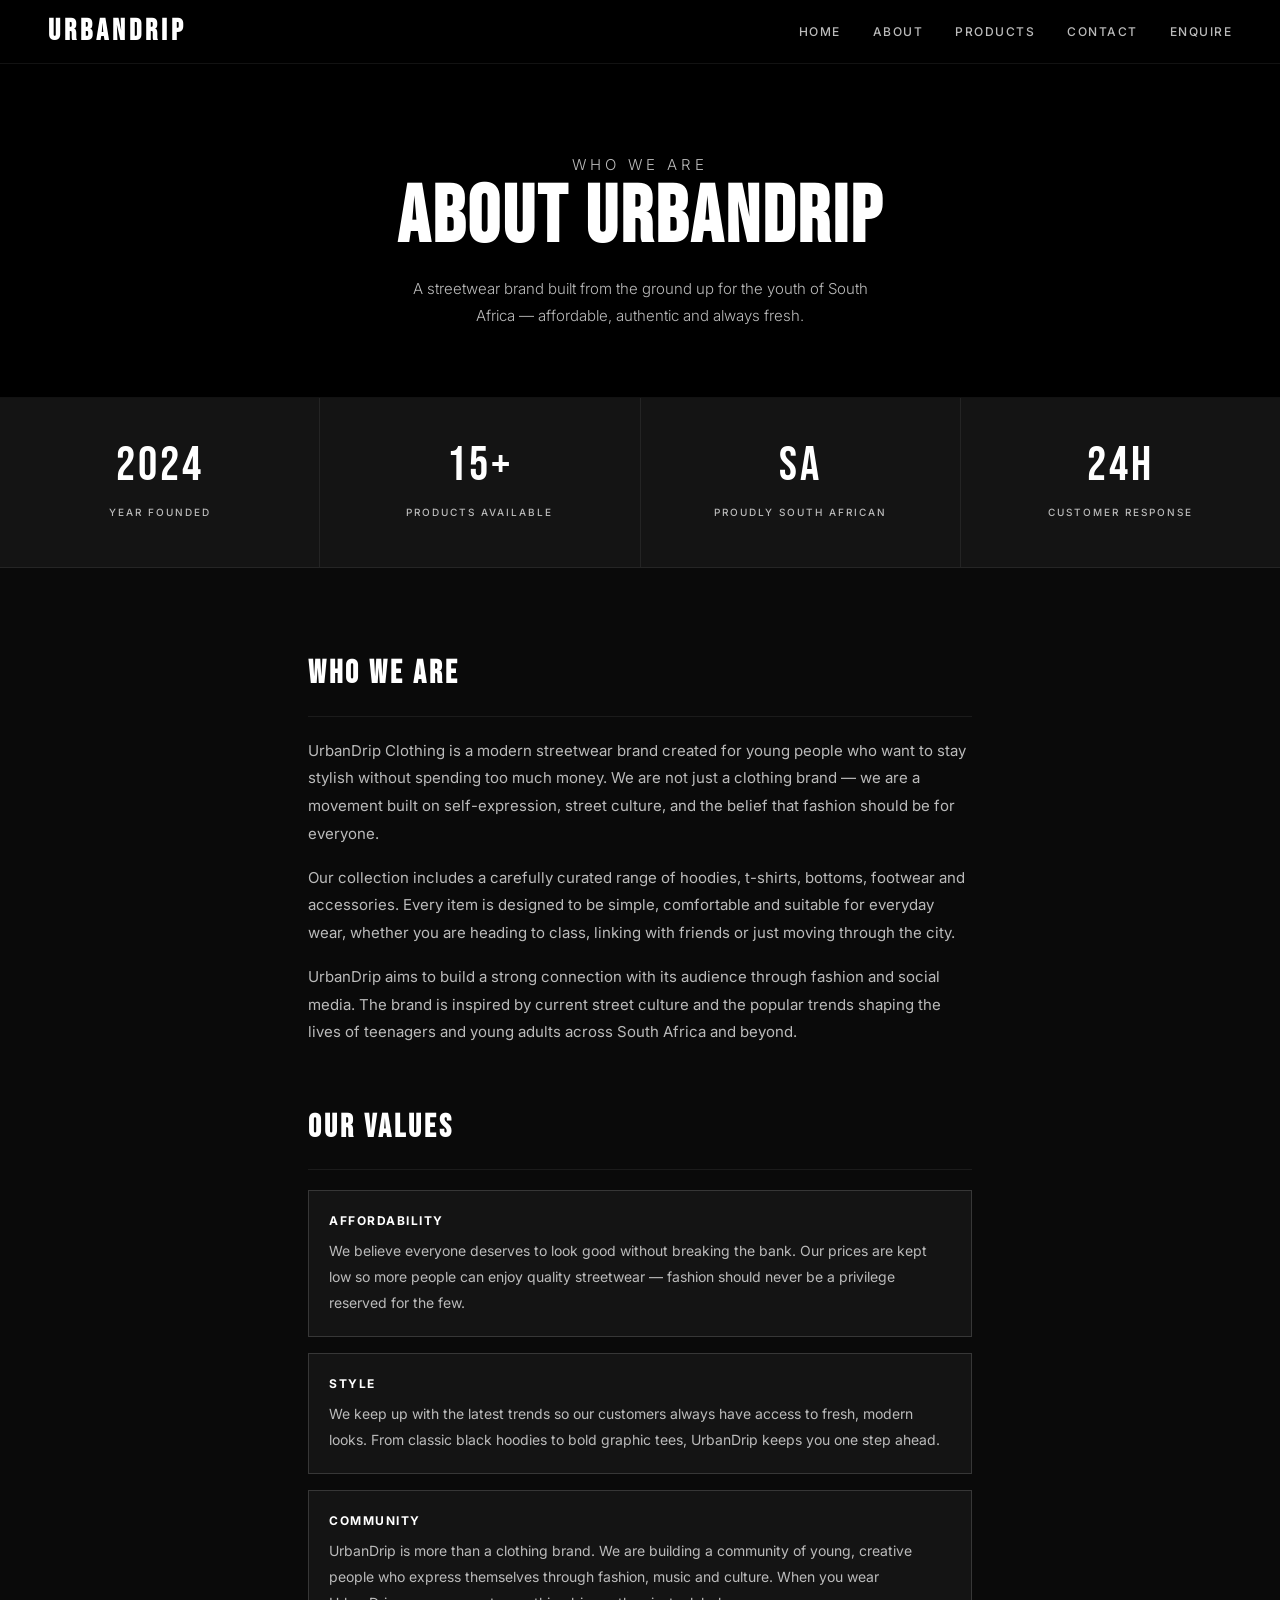
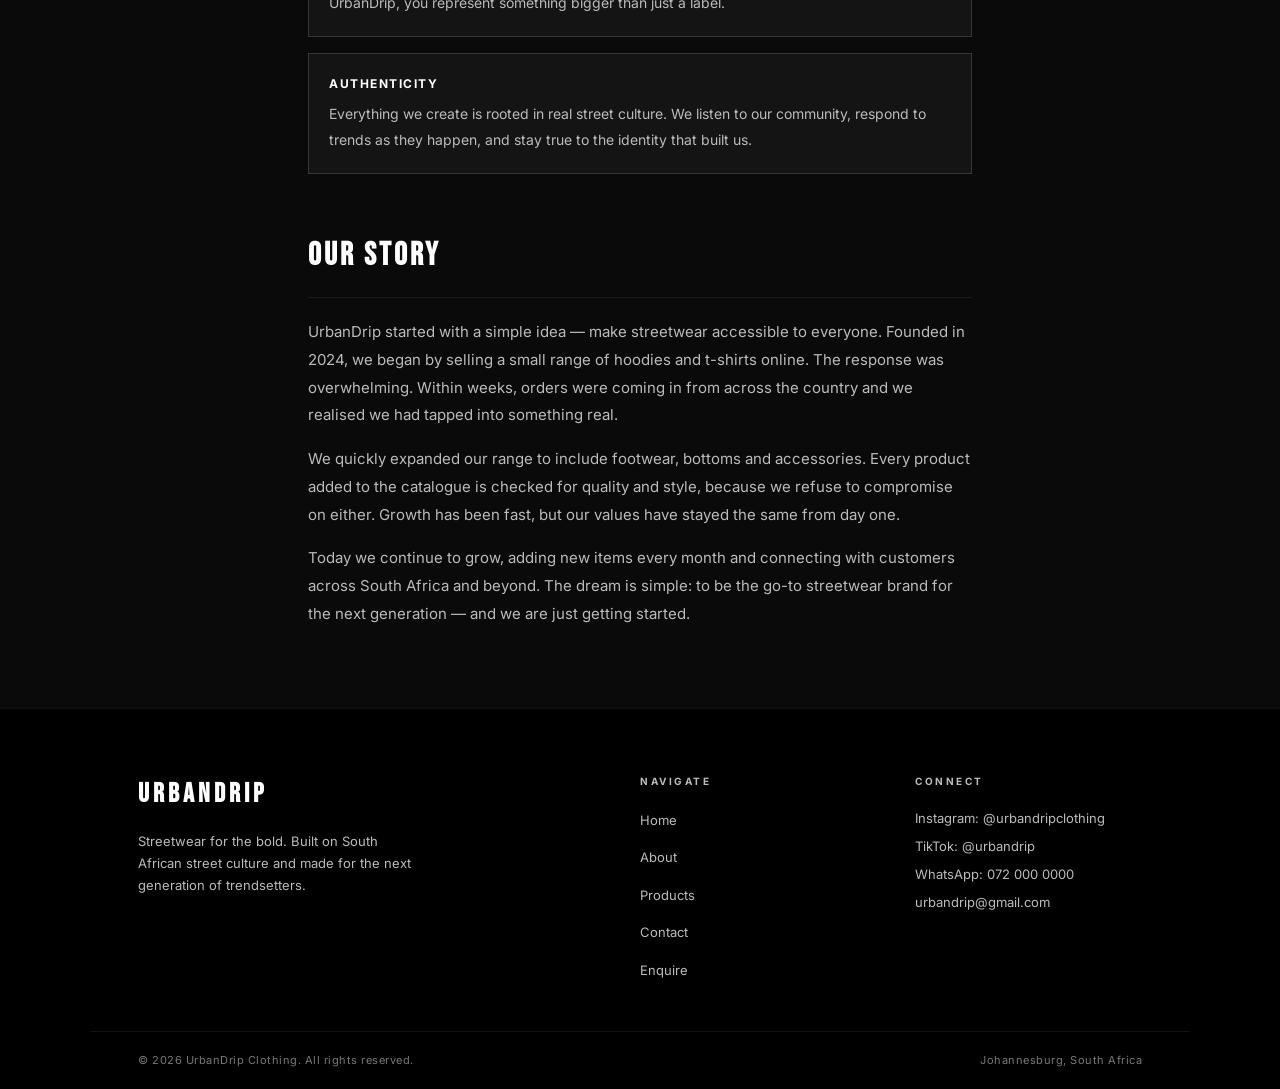
<file: code/about.html>
<!DOCTYPE html>
<html lang="en">
<head>
    <meta charset="UTF-8">
    <meta name="viewport" content="width=device-width, initial-scale=1.0">
    <title>About Us - UrbanDrip Clothing</title>
    <meta name="description" content="Learn about UrbanDrip Clothing — a modern streetwear brand founded in 2024, offering affordable fashion for young people in South Africa and beyond.">
    <meta name="keywords" content="about UrbanDrip, streetwear brand, South Africa clothing brand, affordable fashion, urban culture">
    <meta name="author" content="UrbanDrip Clothing">
    <link rel="stylesheet" href="style.css">
    <link rel="preconnect" href="https://fonts.googleapis.com">
    <link rel="preconnect" href="https://fonts.gstatic.com" crossorigin>
    <link href="https://fonts.googleapis.com/css2?family=Bebas+Neue&family=Inter:wght@300;400;500;600;700&display=swap" rel="stylesheet">
</head>
<body>

<header>
    <h1>UrbanDrip</h1>
    <nav>
        <a href="index.html">Home</a>
        <a href="about.html">About</a>
        <a href="Products.html">Products</a>
        <a href="contact.html">Contact</a>
        <a href="enquiry.html">Enquire</a>
    </nav>
</header>

<div class="page-hero">
    <p class="page-hero-eyebrow">Who We Are</p>
    <h2>About UrbanDrip</h2>
    <p>A streetwear brand built from the ground up for the youth of South Africa &mdash; affordable, authentic and always fresh.</p>
</div>

<div class="stats-strip">
    <div class="stat-item">
        <span class="stat-number">2024</span>
        <span class="stat-label">Year Founded</span>
    </div>
    <div class="stat-item">
        <span class="stat-number">15+</span>
        <span class="stat-label">Products Available</span>
    </div>
    <div class="stat-item">
        <span class="stat-number">SA</span>
        <span class="stat-label">Proudly South African</span>
    </div>
    <div class="stat-item">
        <span class="stat-number">24H</span>
        <span class="stat-label">Customer Response</span>
    </div>
</div>

<div class="about-content">

    <div class="about-block">
        <h2>Who We Are</h2>
        <p>UrbanDrip Clothing is a modern streetwear brand created for young people who want to stay stylish without spending too much money. We are not just a clothing brand &mdash; we are a movement built on self-expression, street culture, and the belief that fashion should be for everyone.</p>
        <p>Our collection includes a carefully curated range of hoodies, t-shirts, bottoms, footwear and accessories. Every item is designed to be simple, comfortable and suitable for everyday wear, whether you are heading to class, linking with friends or just moving through the city.</p>
        <p>UrbanDrip aims to build a strong connection with its audience through fashion and social media. The brand is inspired by current street culture and the popular trends shaping the lives of teenagers and young adults across South Africa and beyond.</p>
    </div>

    <div class="about-block">
        <h2>Our Values</h2>
        <div class="value-item">
            <strong>Affordability</strong>
            <p>We believe everyone deserves to look good without breaking the bank. Our prices are kept low so more people can enjoy quality streetwear &mdash; fashion should never be a privilege reserved for the few.</p>
        </div>
        <div class="value-item">
            <strong>Style</strong>
            <p>We keep up with the latest trends so our customers always have access to fresh, modern looks. From classic black hoodies to bold graphic tees, UrbanDrip keeps you one step ahead.</p>
        </div>
        <div class="value-item">
            <strong>Community</strong>
            <p>UrbanDrip is more than a clothing brand. We are building a community of young, creative people who express themselves through fashion, music and culture. When you wear UrbanDrip, you represent something bigger than just a label.</p>
        </div>
        <div class="value-item">
            <strong>Authenticity</strong>
            <p>Everything we create is rooted in real street culture. We listen to our community, respond to trends as they happen, and stay true to the identity that built us.</p>
        </div>
    </div>

    <div class="about-block">
        <h2>Our Story</h2>
        <p>UrbanDrip started with a simple idea &mdash; make streetwear accessible to everyone. Founded in 2024, we began by selling a small range of hoodies and t-shirts online. The response was overwhelming. Within weeks, orders were coming in from across the country and we realised we had tapped into something real.</p>
        <p>We quickly expanded our range to include footwear, bottoms and accessories. Every product added to the catalogue is checked for quality and style, because we refuse to compromise on either. Growth has been fast, but our values have stayed the same from day one.</p>
        <p>Today we continue to grow, adding new items every month and connecting with customers across South Africa and beyond. The dream is simple: to be the go-to streetwear brand for the next generation &mdash; and we are just getting started.</p>
    </div>

</div>

<footer>
    <div class="footer-inner">
        <div class="footer-col footer-brand">
            <h3>UrbanDrip</h3>
            <p>Streetwear for the bold. Built on South African street culture and made for the next generation of trendsetters.</p>
        </div>
        <div class="footer-col">
            <h4>Navigate</h4>
            <ul>
                <li><a href="index.html">Home</a></li>
                <li><a href="about.html">About</a></li>
                <li><a href="Products.html">Products</a></li>
                <li><a href="contact.html">Contact</a></li>
                <li><a href="enquiry.html">Enquire</a></li>
            </ul>
        </div>
        <div class="footer-col">
            <h4>Connect</h4>
            <p>Instagram: @urbandripclothing</p>
            <p>TikTok: @urbandrip</p>
            <p>WhatsApp: 072 000 0000</p>
            <p>urbandrip@gmail.com</p>
        </div>
    </div>
    <div class="footer-bottom">
        <p>&copy; 2026 UrbanDrip Clothing. All rights reserved.</p>
        <p>Johannesburg, South Africa</p>
    </div>
</footer>

</body>
</html>
</file>
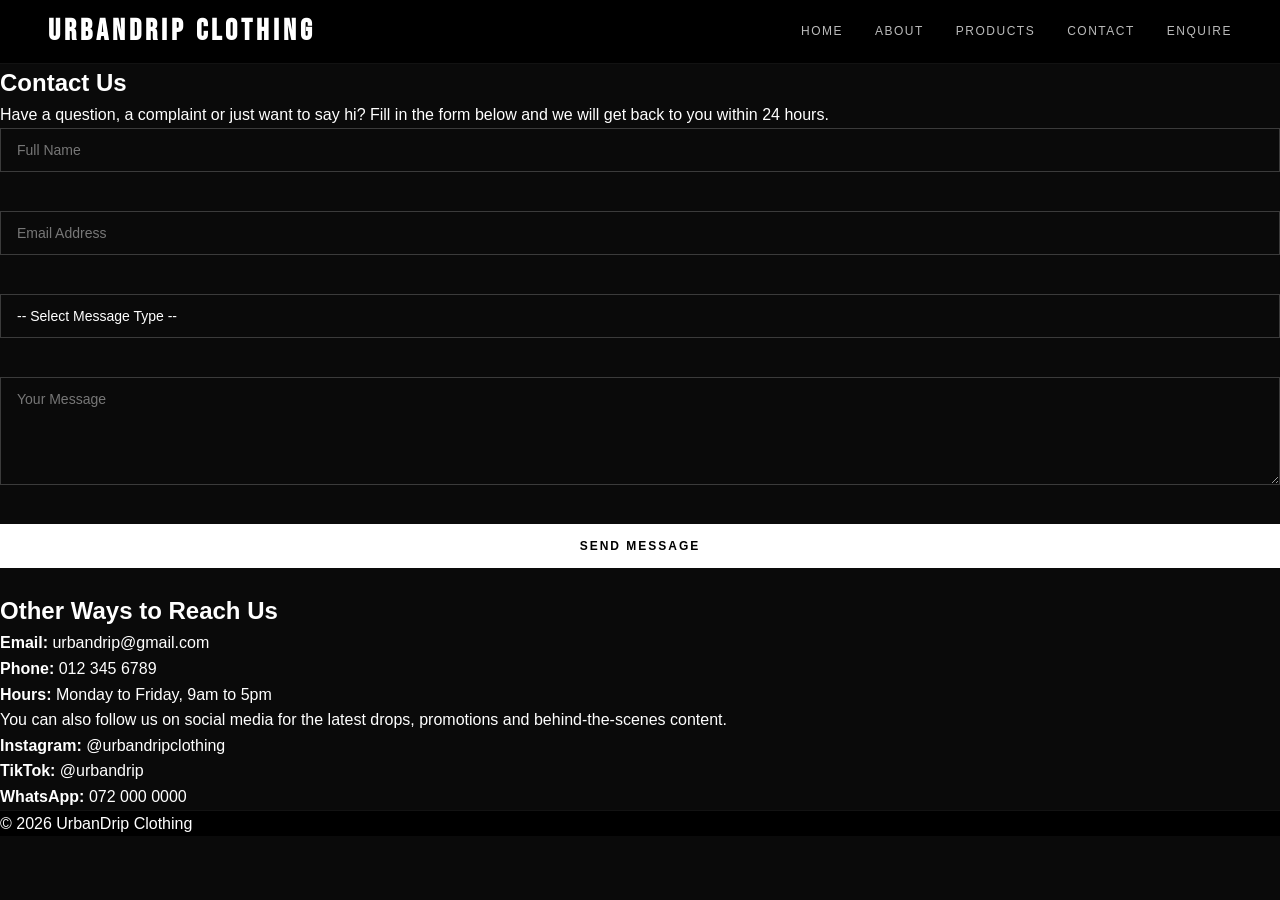
<file: code/contact.html>
<!DOCTYPE html>
<html lang="en">
<head>
    <meta charset="UTF-8">
    <meta name="viewport" content="width=device-width, initial-scale=1.0">
    <title>Contact Us - UrbanDrip Clothing</title>
    <meta name="description" content="Get in touch with UrbanDrip Clothing. Send us a message, find our contact details, or follow us on social media for the latest drops.">
    <meta name="keywords" content="contact UrbanDrip, customer support, clothing store South Africa, streetwear help">
    <meta name="author" content="UrbanDrip Clothing">
    <link rel="stylesheet" href="style.css">
    <link rel="preconnect" href="https://fonts.googleapis.com">
    <link rel="preconnect" href="https://fonts.gstatic.com" crossorigin>
    <link href="https://fonts.googleapis.com/css2?family=Bebas+Neue&family=DM+Sans:wght@400;500;700&display=swap" rel="stylesheet">
</head>
<body>

<header>
    <h1>UrbanDrip Clothing</h1>
    <nav>
        <a href="index.html">Home</a>
        <a href="about.html">About</a>
        <a href="Products.html">Products</a>
        <a href="contact.html">Contact</a>
        <a href="enquiry.html">Enquire</a>
    </nav>
</header>

<div class="text-section">
    <h2>Contact Us</h2>

    <p>Have a question, a complaint or just want to say hi? Fill in the form below
    and we will get back to you within 24 hours.</p>

    <form class="contact-form" id="contactForm" novalidate>

        <div class="form-group">
            <input type="text" id="fullName" placeholder="Full Name" required>
            <span class="error-msg" id="nameError"></span>
        </div>

        <div class="form-group">
            <input type="email" id="emailAddress" placeholder="Email Address" required>
            <span class="error-msg" id="emailError"></span>
        </div>

        <div class="form-group">
            <select id="messageType">
                <option value="">-- Select Message Type --</option>
                <option value="General Enquiry">General Enquiry</option>
                <option value="Order Issue">Order Issue</option>
                <option value="Returns &amp; Refunds">Returns &amp; Refunds</option>
                <option value="Product Question">Product Question</option>
                <option value="Complaint">Complaint</option>
                <option value="Compliment">Compliment</option>
            </select>
            <span class="error-msg" id="typeError"></span>
        </div>

        <div class="form-group">
            <textarea id="userMessage" placeholder="Your Message" rows="5" required></textarea>
            <span class="error-msg" id="messageError"></span>
        </div>

        <button type="submit">Send Message</button>
        <div class="success-msg" id="successMsg"></div>

    </form>

    <h2>Other Ways to Reach Us</h2>

    <p><strong>Email:</strong> urbandrip@gmail.com</p>
    <p><strong>Phone:</strong> 012 345 6789</p>
    <p><strong>Hours:</strong> Monday to Friday, 9am to 5pm</p>

    <p>
        You can also follow us on social media for the latest drops,
        promotions and behind-the-scenes content.
    </p>

    <p><strong>Instagram:</strong> @urbandripclothing</p>
    <p><strong>TikTok:</strong> @urbandrip</p>
    <p><strong>WhatsApp:</strong> 072 000 0000</p>
</div>

<footer>
    <p>&copy; 2026 UrbanDrip Clothing</p>
</footer>

<script>
    document.getElementById('contactForm').addEventListener('submit', function (e) {
        e.preventDefault();

        var name    = document.getElementById('fullName');
        var email   = document.getElementById('emailAddress');
        var type    = document.getElementById('messageType');
        var message = document.getElementById('userMessage');

        var nameError    = document.getElementById('nameError');
        var emailError   = document.getElementById('emailError');
        var typeError    = document.getElementById('typeError');
        var messageError = document.getElementById('messageError');
        var successMsg   = document.getElementById('successMsg');

        nameError.textContent    = '';
        emailError.textContent   = '';
        typeError.textContent    = '';
        messageError.textContent = '';
        successMsg.textContent   = '';

        var valid = true;

        if (name.value.trim().length < 2) {
            nameError.textContent = 'Please enter your full name (at least 2 characters).';
            valid = false;
        }

        var emailRegex = /^[^\s@]+@[^\s@]+\.[^\s@]+$/;
        if (!emailRegex.test(email.value.trim())) {
            emailError.textContent = 'Please enter a valid email address.';
            valid = false;
        }

        if (!type.value) {
            typeError.textContent = 'Please select a message type.';
            valid = false;
        }

        if (message.value.trim().length < 10) {
            messageError.textContent = 'Your message must be at least 10 characters long.';
            valid = false;
        }

        if (valid) {
            var subject = encodeURIComponent('[UrbanDrip] ' + type.value + ' from ' + name.value.trim());
            var body    = encodeURIComponent(
                'Name: '     + name.value.trim()    + '\n' +
                'Email: '    + email.value.trim()   + '\n' +
                'Type: '     + type.value           + '\n\n' +
                'Message:\n' + message.value.trim()
            );

            window.location.href = 'mailto:urbandrip@gmail.com?subject=' + subject + '&body=' + body;

            successMsg.textContent = 'Thank you! Your email client should open now. We will get back to you within 24 hours.';
            this.reset();
        }
    });
</script>

</body>
</html>
</file>
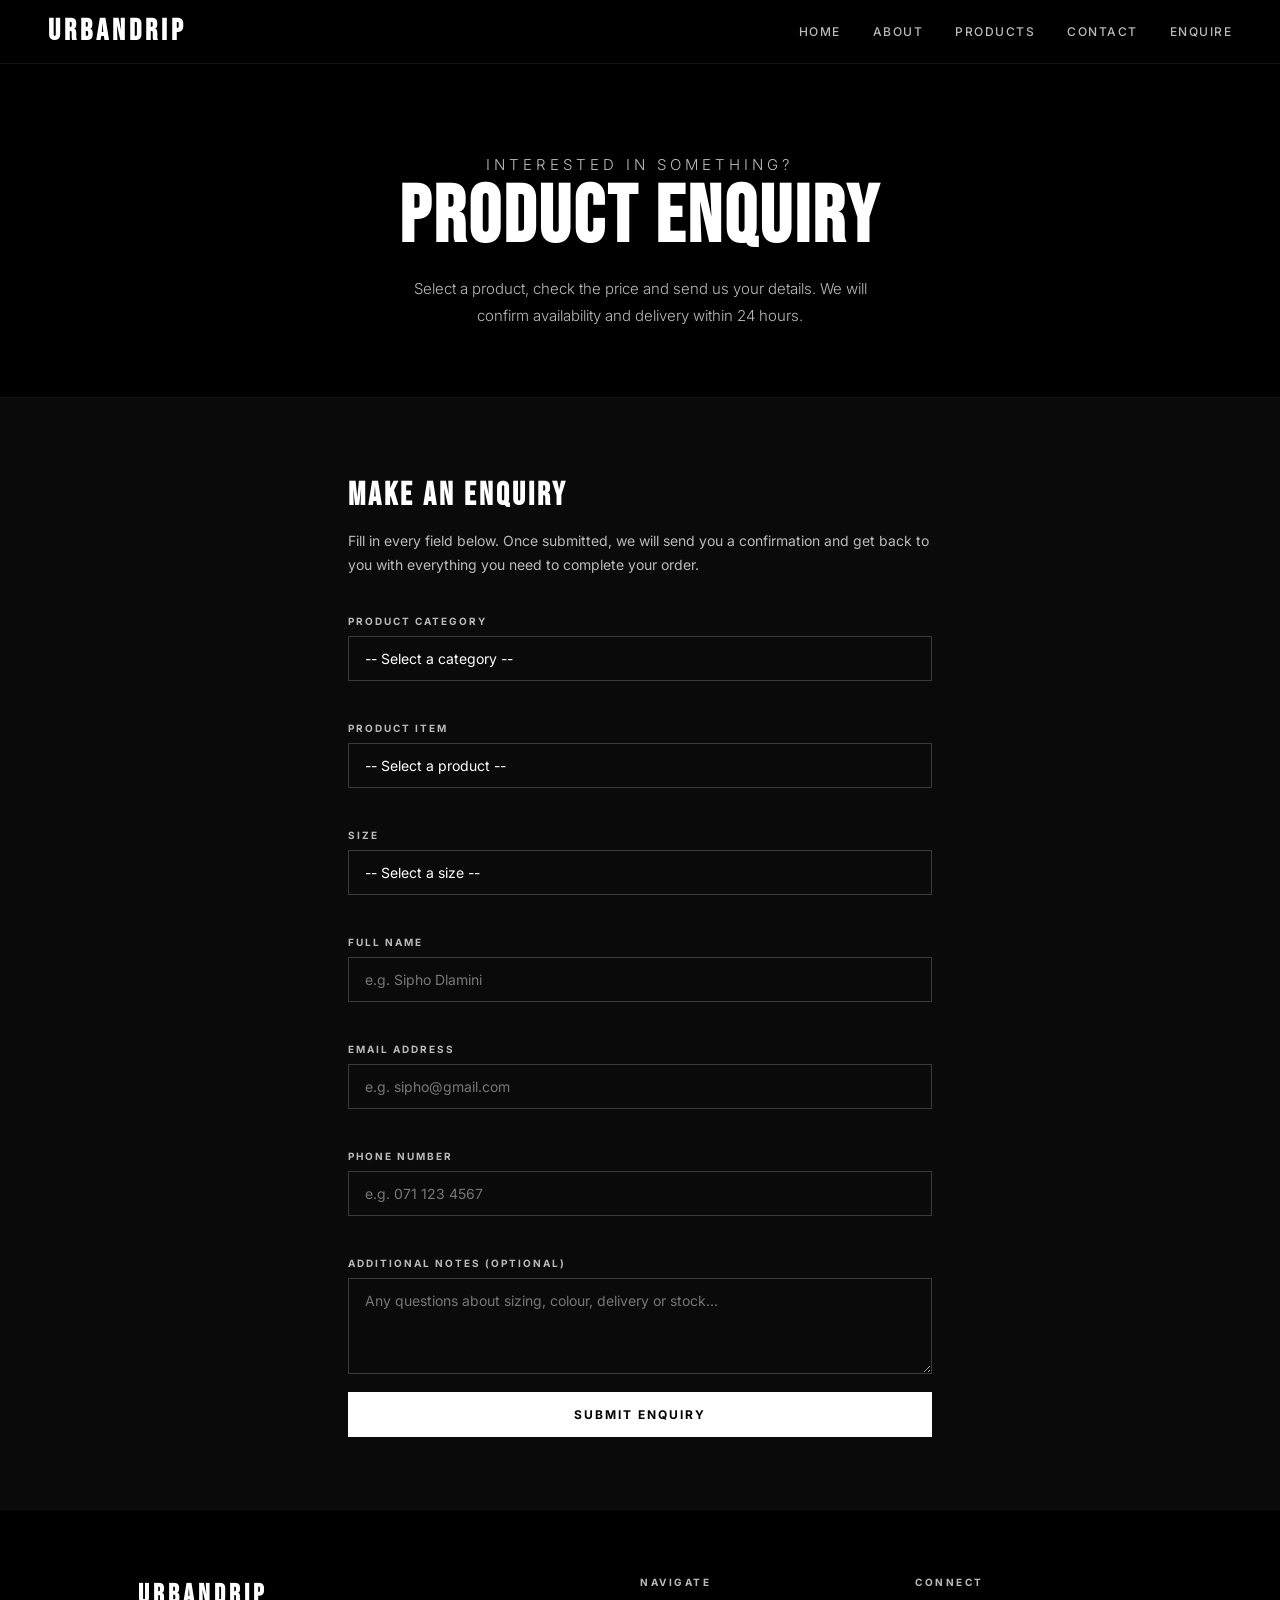
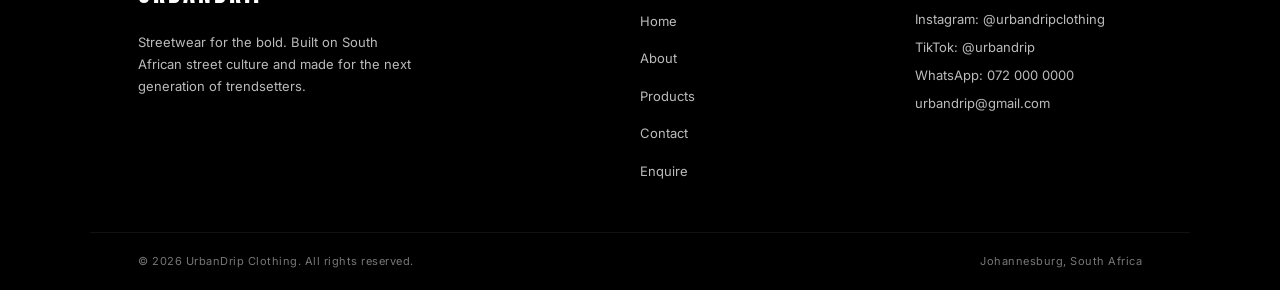
<file: code/enquiry.html>
<!DOCTYPE html>
<html lang="en">
<head>
    <meta charset="UTF-8">
    <meta name="viewport" content="width=device-width, initial-scale=1.0">
    <title>Product Enquiry - UrbanDrip Clothing</title>
    <meta name="description" content="Enquire about any UrbanDrip product. Select an item, see the price and send us your details — we will confirm availability and arrange delivery within 24 hours.">
    <meta name="keywords" content="UrbanDrip enquiry, product enquiry, order streetwear South Africa, buy hoodie online">
    <meta name="author" content="UrbanDrip Clothing">
    <link rel="stylesheet" href="style.css">
    <link rel="preconnect" href="https://fonts.googleapis.com">
    <link rel="preconnect" href="https://fonts.gstatic.com" crossorigin>
    <link href="https://fonts.googleapis.com/css2?family=Bebas+Neue&family=Inter:wght@300;400;500;600;700&display=swap" rel="stylesheet">
</head>
<body>

<header>
    <h1>UrbanDrip</h1>
    <nav>
        <a href="index.html">Home</a>
        <a href="about.html">About</a>
        <a href="Products.html">Products</a>
        <a href="contact.html">Contact</a>
        <a href="enquiry.html">Enquire</a>
    </nav>
</header>

<div class="page-hero">
    <p class="page-hero-eyebrow">Interested in something?</p>
    <h2>Product Enquiry</h2>
    <p>Select a product, check the price and send us your details. We will confirm availability and delivery within 24 hours.</p>
</div>

<div class="enquiry-wrapper">

    <h2 class="col-heading">Make an Enquiry</h2>
    <p class="col-sub">Fill in every field below. Once submitted, we will send you a confirmation and get back to you with everything you need to complete your order.</p>

    <form class="contact-form" id="enquiryForm" novalidate>

        <div class="form-group">
            <label for="enquiryCategory">Product Category</label>
            <select id="enquiryCategory" onchange="updateItems()">
                <option value="">-- Select a category --</option>
                <option value="hoodies">Hoodies</option>
                <option value="tshirts">T-Shirts</option>
                <option value="bottoms">Bottoms</option>
                <option value="footwear">Footwear</option>
                <option value="accessories">Accessories</option>
            </select>
            <span class="error-msg" id="catError"></span>
        </div>

        <div class="form-group">
            <label for="enquiryItem">Product Item</label>
            <select id="enquiryItem" onchange="updatePrice()">
                <option value="">-- Select a product --</option>
            </select>
            <span class="error-msg" id="itemError"></span>
        </div>

        <div class="price-display" id="priceDisplay" style="display:none;">
            Price: <strong id="selectedPrice"></strong>
        </div>

        <div class="form-group">
            <label for="enquirySize">Size</label>
            <select id="enquirySize">
                <option value="">-- Select a size --</option>
                <option value="XS">XS</option>
                <option value="S">S</option>
                <option value="M">M</option>
                <option value="L">L</option>
                <option value="XL">XL</option>
                <option value="XXL">XXL</option>
                <option value="One Size / N/A">One Size / N/A &mdash; Accessories or Footwear</option>
            </select>
            <span class="error-msg" id="sizeError"></span>
        </div>

        <div class="form-group">
            <label for="enqName">Full Name</label>
            <input type="text" id="enqName" placeholder="e.g. Sipho Dlamini" required>
            <span class="error-msg" id="enqNameError"></span>
        </div>

        <div class="form-group">
            <label for="enqEmail">Email Address</label>
            <input type="email" id="enqEmail" placeholder="e.g. sipho@gmail.com" required>
            <span class="error-msg" id="enqEmailError"></span>
        </div>

        <div class="form-group">
            <label for="enqPhone">Phone Number</label>
            <input type="tel" id="enqPhone" placeholder="e.g. 071 123 4567" required>
            <span class="error-msg" id="enqPhoneError"></span>
        </div>

        <div class="form-group">
            <label for="enqMessage">Additional Notes (optional)</label>
            <textarea id="enqMessage" placeholder="Any questions about sizing, colour, delivery or stock..." rows="4"></textarea>
        </div>

        <button type="submit">Submit Enquiry</button>

    </form>

    <div class="enquiry-summary" id="enquirySummary" style="display:none;">
        <h3>Enquiry Received</h3>
        <p><strong>Product:</strong> <span id="sumProduct"></span></p>
        <p><strong>Size:</strong> <span id="sumSize"></span></p>
        <p><strong>Price:</strong> <span id="sumPrice"></span></p>
        <p><strong>Name:</strong> <span id="sumName"></span></p>
        <p><strong>Email:</strong> <span id="sumEmail"></span></p>
        <p><strong>Phone:</strong> <span id="sumPhone"></span></p>
        <p class="summary-note">Thank you! We have received your enquiry and will contact you within 24 hours to confirm availability and arrange delivery.</p>
        <button onclick="resetEnquiryForm()">Submit Another Enquiry</button>
    </div>

</div>

<footer>
    <div class="footer-inner">
        <div class="footer-col footer-brand">
            <h3>UrbanDrip</h3>
            <p>Streetwear for the bold. Built on South African street culture and made for the next generation of trendsetters.</p>
        </div>
        <div class="footer-col">
            <h4>Navigate</h4>
            <ul>
                <li><a href="index.html">Home</a></li>
                <li><a href="about.html">About</a></li>
                <li><a href="Products.html">Products</a></li>
                <li><a href="contact.html">Contact</a></li>
                <li><a href="enquiry.html">Enquire</a></li>
            </ul>
        </div>
        <div class="footer-col">
            <h4>Connect</h4>
            <p>Instagram: @urbandripclothing</p>
            <p>TikTok: @urbandrip</p>
            <p>WhatsApp: 072 000 0000</p>
            <p>urbandrip@gmail.com</p>
        </div>
    </div>
    <div class="footer-bottom">
        <p>&copy; 2026 UrbanDrip Clothing. All rights reserved.</p>
        <p>Johannesburg, South Africa</p>
    </div>
</footer>

<script>
    var catalogue = {
        hoodies:     [{ name: 'Black Hoodie',   price: 'R520' }, { name: 'Grey Hoodie',     price: 'R520' }],
        tshirts:     [{ name: 'Graphic Tee',    price: 'R220' }, { name: 'Plain White Tee', price: 'R180' }],
        bottoms:     [{ name: 'Black Joggers',  price: 'R390' }, { name: 'Cargo Pants',     price: 'R480' }],
        footwear:    [{ name: 'White Sneakers', price: 'R750' }, { name: 'Street Sneakers', price: 'R950' }],
        accessories: [{ name: 'Snapback Cap',   price: 'R200' }, { name: 'Knit Beanie',    price: 'R150' }]
    };

    function updateItems() {
        var cat = document.getElementById('enquiryCategory').value;
        var itemSelect = document.getElementById('enquiryItem');
        itemSelect.innerHTML = '<option value="">-- Select a product --</option>';
        document.getElementById('priceDisplay').style.display = 'none';

        if (cat && catalogue[cat]) {
            for (var i = 0; i < catalogue[cat].length; i++) {
                var opt = document.createElement('option');
                opt.value = catalogue[cat][i].name;
                opt.dataset.price = catalogue[cat][i].price;
                opt.textContent = catalogue[cat][i].name + ' — ' + catalogue[cat][i].price;
                itemSelect.appendChild(opt);
            }
        }
    }

    function updatePrice() {
        var itemSelect = document.getElementById('enquiryItem');
        var selected = itemSelect.options[itemSelect.selectedIndex];
        if (selected && selected.dataset.price) {
            document.getElementById('selectedPrice').textContent = selected.dataset.price;
            document.getElementById('priceDisplay').style.display = 'block';
        } else {
            document.getElementById('priceDisplay').style.display = 'none';
        }
    }

    document.getElementById('enquiryForm').addEventListener('submit', function(e) {
        e.preventDefault();

        var cat   = document.getElementById('enquiryCategory');
        var item  = document.getElementById('enquiryItem');
        var size  = document.getElementById('enquirySize');
        var name  = document.getElementById('enqName');
        var email = document.getElementById('enqEmail');
        var phone = document.getElementById('enqPhone');

        var ids = ['catError','itemError','sizeError','enqNameError','enqEmailError','enqPhoneError'];
        for (var i = 0; i < ids.length; i++) { document.getElementById(ids[i]).textContent = ''; }

        var valid = true;

        if (!cat.value)   { document.getElementById('catError').textContent  = 'Please select a category.'; valid = false; }
        if (!item.value)  { document.getElementById('itemError').textContent = 'Please select a product.';  valid = false; }
        if (!size.value)  { document.getElementById('sizeError').textContent = 'Please select a size.';     valid = false; }

        if (name.value.trim().length < 2) {
            document.getElementById('enqNameError').textContent = 'Please enter your full name.';
            valid = false;
        }

        var emailRegex = /^[^\s@]+@[^\s@]+\.[^\s@]+$/;
        if (!emailRegex.test(email.value.trim())) {
            document.getElementById('enqEmailError').textContent = 'Please enter a valid email address.';
            valid = false;
        }

        var phoneRegex = /^[\d\s\+\-]{7,15}$/;
        if (!phoneRegex.test(phone.value.trim())) {
            document.getElementById('enqPhoneError').textContent = 'Please enter a valid phone number.';
            valid = false;
        }

        if (valid) {
            var itemSelect  = document.getElementById('enquiryItem');
            var price = itemSelect.options[itemSelect.selectedIndex].dataset.price || 'N/A';

            document.getElementById('sumProduct').textContent = item.value;
            document.getElementById('sumSize').textContent    = size.value;
            document.getElementById('sumPrice').textContent   = price;
            document.getElementById('sumName').textContent    = name.value.trim();
            document.getElementById('sumEmail').textContent   = email.value.trim();
            document.getElementById('sumPhone').textContent   = phone.value.trim();

            document.getElementById('enquiryForm').style.display    = 'none';
            document.getElementById('enquirySummary').style.display = 'block';
        }
    });

    function resetEnquiryForm() {
        document.getElementById('enquiryForm').reset();
        document.getElementById('priceDisplay').style.display   = 'none';
        document.getElementById('enquiryItem').innerHTML        = '<option value="">-- Select a product --</option>';
        document.getElementById('enquiryForm').style.display    = 'flex';
        document.getElementById('enquirySummary').style.display = 'none';
    }
</script>

</body>
</html>
</file>
<file: code/style.css>
:root {
  --bg: #0a0a0a;
  --surface: #141414;
  --surface-2: #1c1c1c;
  --border: rgba(255, 255, 255, 0.07);
  --border-hover: rgba(255, 255, 255, 0.2);
  --text: #ffffff;
  --text-muted: #999999;
  --text-dim: #555555;
  --success: #34c759;
  --error: #ff3b30;
  --font: -apple-system, BlinkMacSystemFont, 'Inter', 'Segoe UI', Roboto, sans-serif;
  --font-brand: 'Bebas Neue', var(--font);
  --transition: 0.2s ease;
  --max-w: 1100px;
}

*, *::before, *::after {
  box-sizing: border-box;
  margin: 0;
  padding: 0;
}

html { scroll-behavior: smooth; }

body {
  font-family: var(--font);
  background: var(--bg);
  color: var(--text);
  line-height: 1.6;
  -webkit-font-smoothing: antialiased;
}

img { max-width: 100%; height: auto; display: block; }
a { text-decoration: none; color: inherit; }
ul { list-style: none; }

/* header */
header {
  background: #000;
  display: flex;
  align-items: center;
  justify-content: space-between;
  padding: 0 48px;
  height: 64px;
  position: sticky;
  top: 0;
  z-index: 500;
  border-bottom: 1px solid var(--border);
}

header h1 {
  font-family: var(--font-brand);
  font-size: 1.9rem;
  letter-spacing: 4px;
  color: var(--text);
}

nav {
  display: flex;
  align-items: center;
  gap: 32px;
}

nav a {
  color: var(--text-muted);
  font-size: 12px;
  font-weight: 500;
  letter-spacing: 1.5px;
  text-transform: uppercase;
  transition: color var(--transition);
}

nav a:hover { color: var(--text); }

/* buttons */
.btn-primary {
  display: inline-block;
  padding: 14px 34px;
  background: var(--text);
  color: #000;
  font-family: var(--font);
  font-size: 12px;
  font-weight: 700;
  letter-spacing: 2px;
  text-transform: uppercase;
  transition: opacity var(--transition);
}
.btn-primary:hover { opacity: 0.82; }

.btn-ghost {
  display: inline-block;
  padding: 13px 34px;
  background: transparent;
  color: var(--text);
  border: 1px solid var(--border-hover);
  font-family: var(--font);
  font-size: 12px;
  font-weight: 500;
  letter-spacing: 2px;
  text-transform: uppercase;
  transition: background var(--transition), border-color var(--transition);
}
.btn-ghost:hover { background: rgba(255,255,255,0.05); border-color: var(--text); }

.btn-outline {
  display: inline-block;
  padding: 12px 32px;
  background: transparent;
  color: var(--text);
  border: 1px solid var(--border-hover);
  font-family: var(--font);
  font-size: 12px;
  font-weight: 500;
  letter-spacing: 2px;
  text-transform: uppercase;
  transition: background var(--transition), border-color var(--transition);
}
.btn-outline:hover { background: rgba(255,255,255,0.05); border-color: var(--text); }

.btn-ghost-dark {
  display: inline-block;
  padding: 12px 28px;
  background: rgba(255,255,255,0.08);
  color: var(--text);
  font-family: var(--font);
  font-size: 12px;
  font-weight: 500;
  letter-spacing: 2px;
  text-transform: uppercase;
  transition: background var(--transition);
}
.btn-ghost-dark:hover { background: rgba(255,255,255,0.14); }

/* hero */
.hero {
  background: #000;
  padding: 130px 48px 110px;
  text-align: center;
  border-bottom: 1px solid var(--border);
}

.hero-inner { max-width: 680px; margin: 0 auto; }

.hero-eyebrow {
  font-size: 10px;
  font-weight: 600;
  letter-spacing: 4px;
  text-transform: uppercase;
  color: var(--text-muted);
  margin-bottom: 28px;
}

.hero h2 {
  font-family: var(--font-brand);
  font-size: clamp(3.5rem, 9vw, 6.5rem);
  line-height: 0.95;
  letter-spacing: 3px;
  margin-bottom: 28px;
  text-transform: uppercase;
}

.hero-sub {
  color: var(--text-muted);
  font-size: 16px;
  font-weight: 300;
  max-width: 440px;
  margin: 0 auto 40px;
  line-height: 1.75;
}

.hero-actions {
  display: flex;
  gap: 12px;
  justify-content: center;
  flex-wrap: wrap;
}

/* perks strip */
.perks-strip {
  display: flex;
  background: var(--surface);
  border-bottom: 1px solid var(--border);
}

.perk {
  display: flex;
  align-items: center;
  gap: 14px;
  padding: 22px 36px;
  flex: 1;
  border-right: 1px solid var(--border);
}
.perk:last-child { border-right: none; }

.perk-icon { font-size: 18px; color: var(--text-muted); flex-shrink: 0; }

.perk-text p {
  font-size: 13px;
  font-weight: 600;
  color: var(--text);
  line-height: 1.3;
}

.perk-text small {
  font-size: 11px;
  color: var(--text-muted);
  font-weight: 400;
}

/* featured section */
.featured {
  max-width: var(--max-w);
  margin: 0 auto;
  padding: 88px 48px;
}

.section-header {
  text-align: center;
  margin-bottom: 52px;
}

.section-label {
  font-size: 10px;
  font-weight: 600;
  letter-spacing: 4px;
  text-transform: uppercase;
  color: var(--text-muted);
  margin-bottom: 14px;
}

.section-header h2 {
  font-family: var(--font-brand);
  font-size: 2.6rem;
  letter-spacing: 3px;
  text-transform: uppercase;
}

.section-cta {
  text-align: center;
  margin-top: 52px;
}

/* product cards */
.products {
  display: flex;
  justify-content: center;
  gap: 20px;
  flex-wrap: wrap;
}

.card {
  background: var(--surface);
  border: 1px solid var(--border);
  width: 240px;
  transition: transform var(--transition), border-color var(--transition), box-shadow var(--transition);
  cursor: pointer;
  overflow: hidden;
}

.card:hover {
  transform: translateY(-5px);
  border-color: var(--border-hover);
  box-shadow: 0 12px 40px rgba(0,0,0,0.5);
}

.card img {
  width: 100%;
  height: 240px;
  object-fit: cover;
  display: block;
  background: var(--surface-2);
}

.card-body {
  padding: 16px 18px;
  border-top: 1px solid var(--border);
}

.card-name {
  font-size: 13px;
  font-weight: 600;
  color: var(--text);
  margin-bottom: 4px;
}

.card-price {
  font-size: 13px;
  color: var(--text-muted);
}

/* statement / mission section */
.statement-section {
  background: var(--surface);
  border-top: 1px solid var(--border);
  border-bottom: 1px solid var(--border);
  padding: 88px 48px;
  text-align: center;
}

.statement-inner { max-width: 680px; margin: 0 auto; }

.statement-label {
  font-size: 10px;
  font-weight: 600;
  letter-spacing: 4px;
  text-transform: uppercase;
  color: var(--text-muted);
  margin-bottom: 28px;
}

.statement-inner blockquote {
  font-size: clamp(1.25rem, 3vw, 1.9rem);
  font-weight: 300;
  line-height: 1.65;
  color: var(--text);
  font-style: italic;
  margin-bottom: 40px;
  padding: 0 20px;
}

/* page heroes (about / contact / enquiry) */
.page-hero {
  background: #000;
  padding: 88px 48px 68px;
  text-align: center;
  border-bottom: 1px solid var(--border);
}

.page-hero-eyebrow {
  font-size: 10px;
  font-weight: 600;
  letter-spacing: 4px;
  text-transform: uppercase;
  color: var(--text-muted);
  margin-bottom: 18px;
}

.page-hero h2 {
  font-family: var(--font-brand);
  font-size: clamp(3rem, 7vw, 5rem);
  letter-spacing: 3px;
  line-height: 1;
  text-transform: uppercase;
  margin-bottom: 18px;
}

.page-hero p {
  color: var(--text-muted);
  font-size: 15px;
  font-weight: 300;
  max-width: 480px;
  margin: 0 auto;
  line-height: 1.75;
}

/* stats strip (about page) */
.stats-strip {
  display: flex;
  background: var(--surface);
  border-bottom: 1px solid var(--border);
}

.stat-item {
  flex: 1;
  text-align: center;
  padding: 44px 24px;
  border-right: 1px solid var(--border);
}
.stat-item:last-child { border-right: none; }

.stat-number {
  font-family: var(--font-brand);
  font-size: 3rem;
  letter-spacing: 3px;
  display: block;
  line-height: 1;
  margin-bottom: 8px;
}

.stat-label {
  font-size: 10px;
  color: var(--text-muted);
  text-transform: uppercase;
  letter-spacing: 2px;
  font-weight: 500;
}

/* about content */
.about-content {
  max-width: 760px;
  margin: 0 auto;
  padding: 80px 48px;
}

.about-block { margin-bottom: 56px; }
.about-block:last-child { margin-bottom: 0; }

.about-block h2 {
  font-family: var(--font-brand);
  font-size: 2rem;
  letter-spacing: 3px;
  text-transform: uppercase;
  margin-bottom: 20px;
  padding-bottom: 16px;
  border-bottom: 1px solid var(--border);
}

.about-block p {
  color: var(--text-muted);
  font-size: 15px;
  line-height: 1.85;
  margin-bottom: 16px;
}
.about-block p:last-child { margin-bottom: 0; }
.about-block strong { color: var(--text); font-weight: 600; }

.value-item {
  margin-bottom: 16px;
  padding: 20px;
  background: var(--surface);
  border: 1px solid var(--border);
}

.value-item strong {
  display: block;
  font-size: 12px;
  font-weight: 700;
  letter-spacing: 1.5px;
  text-transform: uppercase;
  color: var(--text);
  margin-bottom: 8px;
}

.value-item p {
  color: var(--text-muted) !important;
  font-size: 14px !important;
  margin-bottom: 0 !important;
}

/* contact two-column layout */
.contact-layout {
  display: grid;
  grid-template-columns: 1fr 1fr;
  max-width: var(--max-w);
  margin: 0 auto;
}

.contact-form-col {
  padding: 64px 56px;
  border-right: 1px solid var(--border);
}

.contact-info-col {
  padding: 64px 56px;
  background: var(--surface);
}

.col-heading {
  font-family: var(--font-brand);
  font-size: 2rem;
  letter-spacing: 3px;
  text-transform: uppercase;
  margin-bottom: 8px;
}

.col-sub {
  color: var(--text-muted);
  font-size: 14px;
  line-height: 1.7;
  margin-bottom: 36px;
}

.info-block { margin-bottom: 28px; }

.info-block h4 {
  font-size: 10px;
  font-weight: 700;
  letter-spacing: 2.5px;
  text-transform: uppercase;
  color: var(--text-muted);
  margin-bottom: 8px;
}

.info-block p {
  font-size: 14px;
  color: var(--text);
  line-height: 1.6;
}

.info-divider {
  border: none;
  border-top: 1px solid var(--border);
  margin: 32px 0;
}

/* forms */
.contact-form {
  display: flex;
  flex-direction: column;
  gap: 18px;
}

.form-group {
  display: flex;
  flex-direction: column;
  gap: 7px;
}

.form-group label {
  font-size: 10px;
  font-weight: 700;
  letter-spacing: 2px;
  text-transform: uppercase;
  color: var(--text-muted);
}

.contact-form input,
.contact-form textarea,
.contact-form select {
  width: 100%;
  padding: 13px 16px;
  background: var(--bg);
  border: 1px solid var(--border);
  color: var(--text);
  font-family: var(--font);
  font-size: 14px;
  outline: none;
  transition: border-color var(--transition);
  -webkit-appearance: none;
  appearance: none;
}

.contact-form input:focus,
.contact-form textarea:focus,
.contact-form select:focus {
  border-color: rgba(255,255,255,0.3);
}

.contact-form input::placeholder,
.contact-form textarea::placeholder { color: var(--text-dim); }

.contact-form select option { background: #1a1a1a; color: var(--text); }

.contact-form button {
  padding: 15px;
  background: var(--text);
  color: #000;
  font-family: var(--font);
  font-size: 12px;
  font-weight: 700;
  letter-spacing: 2px;
  text-transform: uppercase;
  border: none;
  cursor: pointer;
  transition: opacity var(--transition);
}
.contact-form button:hover { opacity: 0.82; }

/* validation */
.error-msg {
  color: var(--error);
  font-size: 11px;
  min-height: 14px;
}

.success-msg {
  color: var(--success);
  font-size: 13px;
  margin-top: 6px;
  line-height: 1.5;
}

/* enquiry page */
.enquiry-wrapper {
  max-width: 680px;
  margin: 0 auto;
  padding: 72px 48px;
}

.price-display {
  background: var(--surface);
  border: 1px solid var(--border);
  padding: 14px 18px;
  font-size: 14px;
  color: var(--text-muted);
}
.price-display strong { color: var(--text); font-size: 1.1rem; }

.enquiry-summary {
  background: var(--surface);
  border: 1px solid var(--border);
  padding: 36px;
  margin-top: 28px;
}

.enquiry-summary h3 {
  font-family: var(--font-brand);
  font-size: 1.8rem;
  letter-spacing: 3px;
  text-transform: uppercase;
  margin-bottom: 24px;
  padding-bottom: 16px;
  border-bottom: 1px solid var(--border);
}

.enquiry-summary p {
  font-size: 14px;
  color: var(--text-muted);
  margin-bottom: 10px;
  line-height: 1.5;
}
.enquiry-summary p strong { color: var(--text); }

.summary-note {
  margin-top: 20px !important;
  color: var(--success) !important;
  font-weight: 500;
  font-size: 13px !important;
}

.enquiry-summary button {
  margin-top: 24px;
  padding: 13px 26px;
  background: var(--text);
  color: #000;
  border: none;
  font-family: var(--font);
  font-size: 12px;
  font-weight: 700;
  letter-spacing: 2px;
  text-transform: uppercase;
  cursor: pointer;
  transition: opacity var(--transition);
}
.enquiry-summary button:hover { opacity: 0.82; }

/* products/details page */
.products-page {
  max-width: var(--max-w);
  margin: 0 auto;
  padding: 64px 48px 88px;
}

.products-page-header { margin-bottom: 48px; }

.products-page-header h2 {
  font-family: var(--font-brand);
  font-size: 2.8rem;
  letter-spacing: 3px;
  text-transform: uppercase;
  margin-bottom: 8px;
}

.products-page-header p {
  color: var(--text-muted);
  font-size: 14px;
}

/* filter bar */
.filter-bar {
  display: flex;
  flex-direction: column;
  gap: 16px;
  padding: 24px 0;
  border-top: 1px solid var(--border);
  border-bottom: 1px solid var(--border);
  margin-bottom: 16px;
}

.filter-bar input[type="text"] {
  padding: 11px 16px;
  background: var(--surface);
  border: 1px solid var(--border);
  color: var(--text);
  font-family: var(--font);
  font-size: 14px;
  width: 100%;
  max-width: 360px;
  outline: none;
  transition: border-color var(--transition);
}
.filter-bar input[type="text"]:focus { border-color: rgba(255,255,255,0.25); }
.filter-bar input[type="text"]::placeholder { color: var(--text-dim); }

.filter-buttons {
  display: flex;
  flex-wrap: wrap;
  gap: 8px;
}

.filter-btn {
  padding: 8px 18px;
  border: 1px solid var(--border);
  background: transparent;
  color: var(--text-muted);
  font-family: var(--font);
  font-size: 11px;
  font-weight: 600;
  letter-spacing: 1.5px;
  text-transform: uppercase;
  cursor: pointer;
  transition: all var(--transition);
}
.filter-btn:hover { border-color: var(--border-hover); color: var(--text); }
.filter-btn.active { background: var(--text); color: #000; border-color: var(--text); }

.no-results {
  text-align: center;
  padding: 52px 0;
  color: var(--text-dim);
  font-size: 14px;
}

.category-heading {
  font-family: var(--font-brand);
  font-size: 1.3rem;
  letter-spacing: 3px;
  text-transform: uppercase;
  margin: 52px 0 20px;
  color: var(--text-muted);
}

/* lightbox */
.lightbox {
  display: none;
  position: fixed;
  inset: 0;
  background: rgba(0,0,0,0.88);
  z-index: 1000;
  align-items: center;
  justify-content: center;
}
.lightbox.active { display: flex; }

.lightbox-content {
  background: var(--surface);
  border: 1px solid var(--border);
  max-width: 420px;
  width: 90%;
  position: relative;
  overflow: hidden;
}

.lightbox-close {
  position: absolute;
  top: 12px;
  right: 12px;
  background: rgba(0,0,0,0.7);
  border: none;
  color: var(--text);
  font-size: 18px;
  width: 30px;
  height: 30px;
  display: flex;
  align-items: center;
  justify-content: center;
  cursor: pointer;
  z-index: 10;
  transition: background var(--transition);
}
.lightbox-close:hover { background: rgba(0,0,0,0.9); }

.lightbox-img {
  width: 100%;
  height: 280px;
  object-fit: cover;
  display: block;
  background: var(--surface-2);
}

.lightbox-body { padding: 24px; }

.lightbox-body h2 {
  font-family: var(--font-brand);
  font-size: 1.8rem;
  letter-spacing: 2px;
  text-transform: uppercase;
  margin-bottom: 8px;
}

.lightbox-body p {
  color: var(--text-muted);
  font-size: 13px;
  line-height: 1.65;
  margin-bottom: 16px;
}

.lightbox-price {
  display: block;
  font-size: 1.3rem;
  font-weight: 600;
  margin-bottom: 20px;
}

.lightbox-enquire {
  display: inline-block;
  padding: 11px 22px;
  background: var(--text);
  color: #000;
  font-family: var(--font);
  font-size: 11px;
  font-weight: 700;
  letter-spacing: 2px;
  text-transform: uppercase;
  transition: opacity var(--transition);
}
.lightbox-enquire:hover { opacity: 0.82; }

/* footer */
footer {
  background: #000;
  border-top: 1px solid var(--border);
}

.footer-inner {
  display: grid;
  grid-template-columns: 2fr 1fr 1fr;
  max-width: var(--max-w);
  margin: 0 auto;
  padding: 64px 48px 48px;
  gap: 48px;
  border-bottom: 1px solid var(--border);
}

.footer-brand h3 {
  font-family: var(--font-brand);
  font-size: 1.7rem;
  letter-spacing: 4px;
  margin-bottom: 14px;
}

.footer-brand p {
  color: var(--text-muted);
  font-size: 13px;
  line-height: 1.75;
  max-width: 280px;
}

.footer-col h4 {
  font-size: 10px;
  font-weight: 700;
  letter-spacing: 2.5px;
  text-transform: uppercase;
  color: var(--text-muted);
  margin-bottom: 18px;
}

.footer-col ul {
  display: flex;
  flex-direction: column;
  gap: 12px;
}

.footer-col ul a {
  color: var(--text-muted);
  font-size: 13px;
  transition: color var(--transition);
}
.footer-col ul a:hover { color: var(--text); }

.footer-col p {
  color: var(--text-muted);
  font-size: 13px;
  line-height: 1.7;
  margin-bottom: 6px;
}

.footer-bottom {
  max-width: var(--max-w);
  margin: 0 auto;
  padding: 20px 48px;
  display: flex;
  align-items: center;
  justify-content: space-between;
}

.footer-bottom p {
  color: var(--text-dim);
  font-size: 11px;
  letter-spacing: 0.5px;
}

/* responsive */
@media (max-width: 960px) {
  .contact-layout { grid-template-columns: 1fr; }
  .contact-form-col { border-right: none; border-bottom: 1px solid var(--border); }
  .footer-inner { grid-template-columns: 1fr 1fr; gap: 36px; }
  .footer-brand { grid-column: 1 / -1; }
  .stats-strip { flex-wrap: wrap; }
  .stat-item { flex: 1 1 50%; }
  .perks-strip { flex-wrap: wrap; }
  .perk { flex: 1 1 50%; }
  .perk:nth-child(odd) { border-right: 1px solid var(--border); }
  .perk:nth-child(even) { border-right: none; }
}

@media (max-width: 768px) {
  header {
    flex-direction: column;
    height: auto;
    padding: 16px 24px;
    gap: 14px;
  }
  nav { gap: 18px; flex-wrap: wrap; justify-content: center; }
  .hero { padding: 88px 24px 72px; }
  .featured,
  .about-content,
  .products-page { padding: 56px 24px; }
  .enquiry-wrapper { padding: 56px 24px; }
  .contact-form-col,
  .contact-info-col { padding: 44px 28px; }
  .footer-inner { grid-template-columns: 1fr; padding: 44px 24px 32px; gap: 32px; }
  .footer-bottom { padding: 16px 24px; }
  .statement-section { padding: 72px 24px; }
  .page-hero { padding: 72px 24px 52px; }
}

@media (max-width: 600px) {
  .products { flex-direction: column; align-items: center; }
  .card { width: 100%; max-width: 340px; }
  .hero h2 { font-size: 3.2rem; }
  .hero-actions { flex-direction: column; align-items: center; }
  .perks-strip { display: none; }
  .filter-bar input[type="text"] { max-width: 100%; }
  .filter-buttons { justify-content: center; }
  .stat-item { flex: 1 1 100%; border-right: none; border-bottom: 1px solid var(--border); }
}

:root {
  --text-muted: #bbbbbb;
  --text-dim: #777777;
}

.contact-form input,
.contact-form textarea,
.contact-form select {
  border-color: rgba(255, 255, 255, 0.2);
}

.contact-form input:focus,
.contact-form textarea:focus,
.contact-form select:focus {
  border-color: rgba(255, 255, 255, 0.5);
}

.filter-bar input[type="text"] {
  border-color: rgba(255, 255, 255, 0.2);
}

.card,
.value-item,
.enquiry-summary,
.price-display,
.lightbox-content {
  border-color: rgba(255, 255, 255, 0.15);
}
</file>
